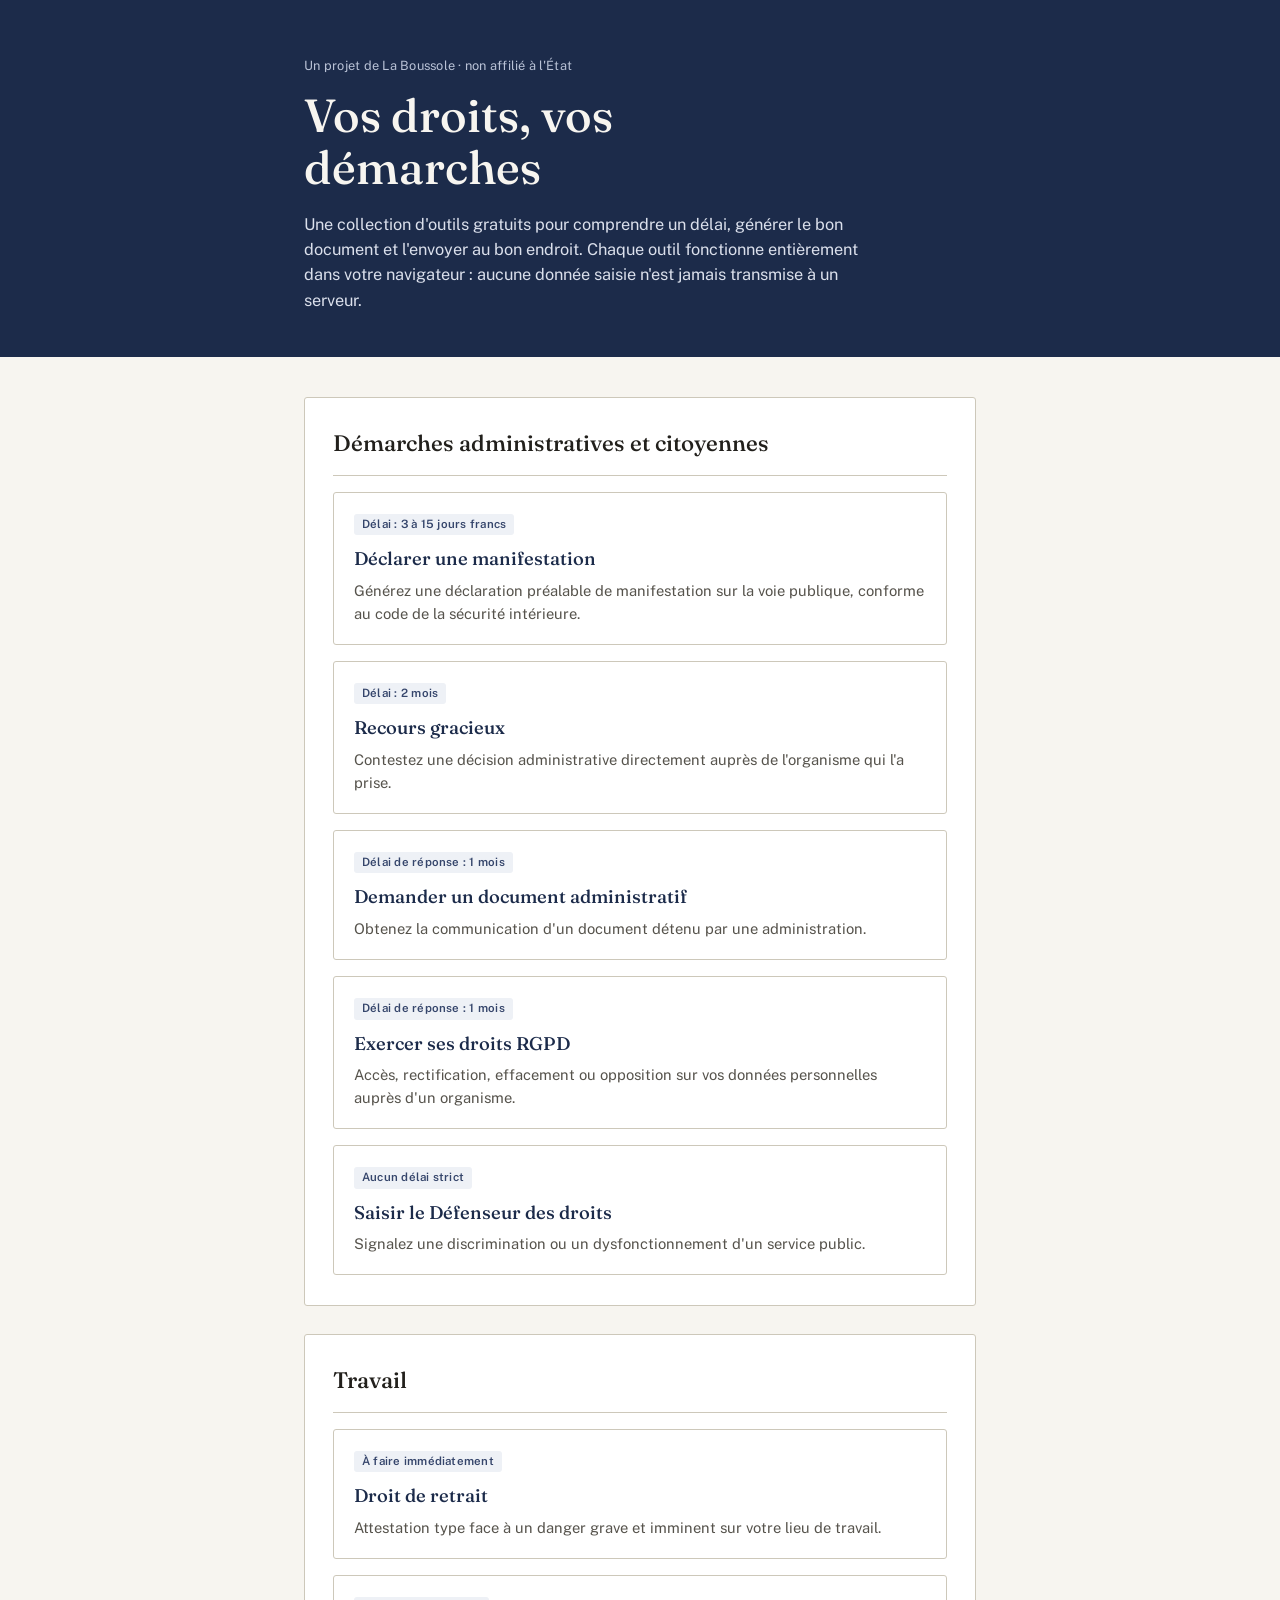
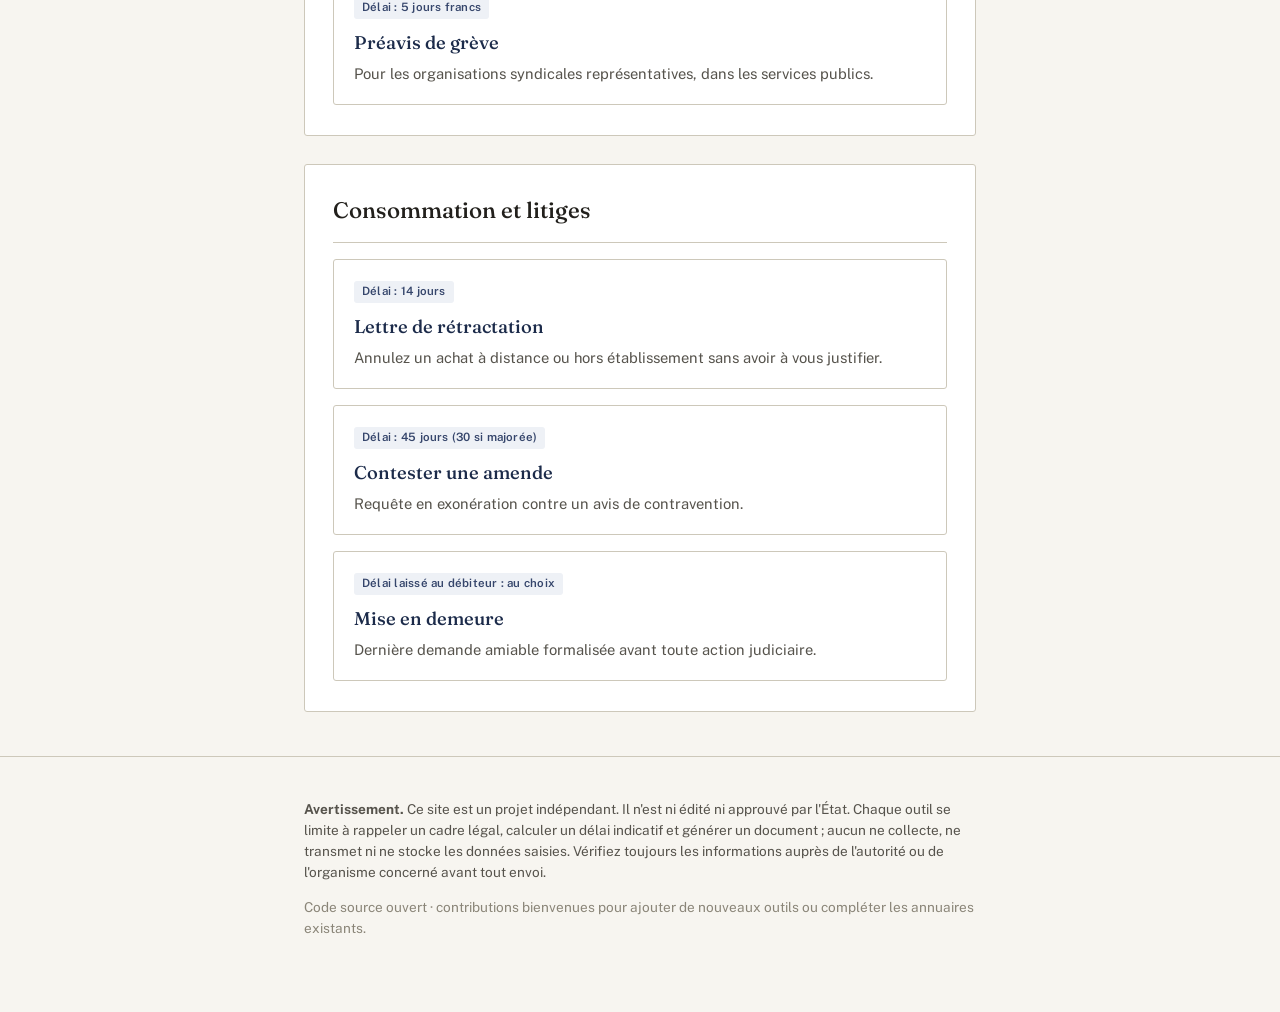
<file: index.html>
<!DOCTYPE html>
<html lang="fr">
<head>
<meta charset="UTF-8">
<meta name="viewport" content="width=device-width, initial-scale=1.0">
<title>Annuaire citoyen — vos droits, vos démarches</title>
<meta name="description" content="Une collection d'outils indépendants pour générer les documents officiels dont vous avez besoin pour exercer vos droits.">
<link rel="preconnect" href="https://fonts.googleapis.com">
<link rel="preconnect" href="https://fonts.gstatic.com" crossorigin>
<link href="https://fonts.googleapis.com/css2?family=Fraunces:opsz,wght@9..144,400;9..144,500;9..144,600&family=Public+Sans:wght@400;500;600;700&display=swap" rel="stylesheet">
<link rel="stylesheet" href="shared/style.css">
</head>
<body>

<header class="masthead">
  <div class="wrap">
    <p class="eyebrow">Un projet de La Boussole &middot; non affilié à l'État</p>
    <h1>Vos droits, vos démarches</h1>
    <p class="lede">Une collection d'outils gratuits pour comprendre un délai, générer le bon document et l'envoyer au bon endroit. Chaque outil fonctionne entièrement dans votre navigateur : aucune donnée saisie n'est jamais transmise à un serveur.</p>
  </div>
</header>

<main class="wrap">

  <section class="card">
    <h2>Démarches administratives et citoyennes</h2>
    <div class="tool-grid">

      <a class="tool-card" href="declaration-manifestation/index.html">
        <span class="tag">Délai : 3 à 15 jours francs</span>
        <h3>Déclarer une manifestation</h3>
        <p>Générez une déclaration préalable de manifestation sur la voie publique, conforme au code de la sécurité intérieure.</p>
      </a>

      <a class="tool-card" href="recours-gracieux/index.html">
        <span class="tag">Délai : 2 mois</span>
        <h3>Recours gracieux</h3>
        <p>Contestez une décision administrative directement auprès de l'organisme qui l'a prise.</p>
      </a>

      <a class="tool-card" href="demande-cada/index.html">
        <span class="tag">Délai de réponse : 1 mois</span>
        <h3>Demander un document administratif</h3>
        <p>Obtenez la communication d'un document détenu par une administration.</p>
      </a>

      <a class="tool-card" href="demande-rgpd/index.html">
        <span class="tag">Délai de réponse : 1 mois</span>
        <h3>Exercer ses droits RGPD</h3>
        <p>Accès, rectification, effacement ou opposition sur vos données personnelles auprès d'un organisme.</p>
      </a>

      <a class="tool-card" href="signalement-defenseur/index.html">
        <span class="tag">Aucun délai strict</span>
        <h3>Saisir le Défenseur des droits</h3>
        <p>Signalez une discrimination ou un dysfonctionnement d'un service public.</p>
      </a>

    </div>
  </section>

  <section class="card">
    <h2>Travail</h2>
    <div class="tool-grid">

      <a class="tool-card" href="droit-retrait/index.html">
        <span class="tag">À faire immédiatement</span>
        <h3>Droit de retrait</h3>
        <p>Attestation type face à un danger grave et imminent sur votre lieu de travail.</p>
      </a>

      <a class="tool-card" href="preavis-greve/index.html">
        <span class="tag">Délai : 5 jours francs</span>
        <h3>Préavis de grève</h3>
        <p>Pour les organisations syndicales représentatives, dans les services publics.</p>
      </a>

    </div>
  </section>

  <section class="card">
    <h2>Consommation et litiges</h2>
    <div class="tool-grid">

      <a class="tool-card" href="retractation/index.html">
        <span class="tag">Délai : 14 jours</span>
        <h3>Lettre de rétractation</h3>
        <p>Annulez un achat à distance ou hors établissement sans avoir à vous justifier.</p>
      </a>

      <a class="tool-card" href="contestation-amende/index.html">
        <span class="tag">Délai : 45 jours (30 si majorée)</span>
        <h3>Contester une amende</h3>
        <p>Requête en exonération contre un avis de contravention.</p>
      </a>

      <a class="tool-card" href="mise-en-demeure/index.html">
        <span class="tag">Délai laissé au débiteur : au choix</span>
        <h3>Mise en demeure</h3>
        <p>Dernière demande amiable formalisée avant toute action judiciaire.</p>
      </a>

    </div>
  </section>

</main>

<footer class="site-footer">
  <div class="wrap">
    <p><strong>Avertissement.</strong> Ce site est un projet indépendant. Il n'est ni édité ni approuvé par l'État. Chaque outil se limite à rappeler un cadre légal, calculer un délai indicatif et générer un document ; aucun ne collecte, ne transmet ni ne stocke les données saisies. Vérifiez toujours les informations auprès de l'autorité ou de l'organisme concerné avant tout envoi.</p>
    <p class="meta">Code source ouvert &middot; contributions bienvenues pour ajouter de nouveaux outils ou compléter les annuaires existants.</p>
  </div>
</footer>

</body>
</html>
</file>
<file: shared/style.css>
:root {
  --marine: #1c2b4a;
  --marine-dim: #35456b;
  --paper: #f7f5f0;
  --paper-raised: #ffffff;
  --ink: #22201c;
  --ink-soft: #56534c;
  --line: #cdc8ba;
  --signal: #a33d2e;
  --signal-bg: #f7ece9;
  --sage: #46664a;
  --sage-bg: #eaf0e9;

  --serif: "Fraunces", Georgia, "Times New Roman", serif;
  --sans: "Public Sans", -apple-system, BlinkMacSystemFont, "Segoe UI", sans-serif;
}

* { box-sizing: border-box; }

html { scroll-behavior: smooth; }

body {
  margin: 0;
  background: var(--paper);
  color: var(--ink);
  font-family: var(--sans);
  line-height: 1.55;
  -webkit-font-smoothing: antialiased;
}

.wrap {
  max-width: 720px;
  margin: 0 auto;
  padding: 0 24px;
}

a { color: var(--marine); }

/* Masthead */
.masthead {
  background: var(--marine);
  color: var(--paper);
  padding: 56px 0 44px;
}

.masthead .eyebrow {
  font-family: var(--sans);
  font-size: 0.8rem;
  letter-spacing: 0.02em;
  color: #b9c2d6;
  margin: 0 0 14px;
}

.masthead h1 {
  font-family: var(--serif);
  font-weight: 500;
  font-size: clamp(2rem, 5vw, 2.9rem);
  line-height: 1.12;
  margin: 0 0 18px;
  max-width: 14ch;
}

.masthead .lede {
  font-size: 1.02rem;
  color: #dbe0ec;
  max-width: 56ch;
  margin: 0;
}

main.wrap { padding: 40px 24px 16px; }

/* Cards */
.card {
  background: var(--paper-raised);
  border: 1px solid var(--line);
  border-radius: 3px;
  padding: 28px 28px 30px;
  margin-bottom: 28px;
}

.card h2 {
  font-family: var(--serif);
  font-weight: 500;
  font-size: 1.4rem;
  margin: 0 0 16px;
  padding-bottom: 14px;
  border-bottom: 1px solid var(--line);
}

.hint {
  color: var(--ink-soft);
  font-size: 0.92rem;
  margin-top: -6px;
  margin-bottom: 18px;
}

.hint.small { font-size: 0.85rem; margin-top: 12px; margin-bottom: 0; }

/* Law section */
.law-list {
  margin: 0 0 18px;
  padding-left: 1.3em;
}

.law-list li {
  margin-bottom: 10px;
  padding-left: 4px;
}

.warning {
  background: var(--signal-bg);
  border-left: 3px solid var(--signal);
  padding: 12px 16px;
  margin: 0;
  font-size: 0.92rem;
  color: #5a221a;
}

/* Form */
fieldset {
  border: none;
  padding: 0;
  margin: 0 0 28px;
}

fieldset legend {
  font-family: var(--serif);
  font-size: 1.05rem;
  font-weight: 500;
  padding: 0 0 12px;
  width: 100%;
  border-bottom: 1px solid var(--line);
  margin-bottom: 18px;
}

.field { margin-bottom: 16px; }

.row {
  display: grid;
  grid-template-columns: 1fr 1fr;
  gap: 16px;
}

@media (max-width: 520px) {
  .row { grid-template-columns: 1fr; }
}

label {
  display: block;
  font-size: 0.88rem;
  font-weight: 600;
  margin-bottom: 6px;
  color: var(--marine-dim);
}

input, textarea, select {
  width: 100%;
  font-family: var(--sans);
  font-size: 0.98rem;
  padding: 10px 12px;
  border: 1px solid var(--line);
  border-radius: 3px;
  background: var(--paper);
  color: var(--ink);
}

input:focus, textarea:focus, select:focus {
  outline: 2px solid var(--marine);
  outline-offset: 1px;
  background: var(--paper-raised);
}

textarea { resize: vertical; }

.actions {
  display: flex;
  gap: 12px;
  flex-wrap: wrap;
  margin-top: 8px;
}

.btn-primary, .btn-secondary {
  font-family: var(--sans);
  font-size: 0.95rem;
  font-weight: 600;
  padding: 11px 20px;
  border-radius: 3px;
  border: 1px solid transparent;
  cursor: pointer;
}

.btn-primary {
  background: var(--marine);
  color: #fff;
}
.btn-primary:hover { background: var(--marine-dim); }

.btn-secondary {
  background: transparent;
  border-color: var(--line);
  color: var(--ink-soft);
}
.btn-secondary:hover { border-color: var(--ink-soft); }

/* Delay result */
.delay-result {
  font-weight: 600;
  padding: 12px 16px;
  border-radius: 3px;
  margin: 0;
  min-height: 1.2em;
}
.delay-result.ok { background: var(--sage-bg); color: var(--sage); }
.delay-result.bad { background: var(--signal-bg); color: var(--signal); }
.delay-result.empty { background: transparent; padding: 0; }

/* Prefecture details */
.prefecture-details {
  margin-top: 16px;
  padding: 16px 18px;
  background: var(--paper);
  border: 1px solid var(--line);
  border-radius: 3px;
  font-size: 0.94rem;
}
.prefecture-details p { margin: 4px 0; }
.prefecture-details .source { color: var(--ink-soft); font-size: 0.85rem; }

/* Footer */
.site-footer {
  border-top: 1px solid var(--line);
  padding: 28px 0 60px;
  color: var(--ink-soft);
  font-size: 0.85rem;
}
.site-footer .meta { margin-top: 10px; color: #8a8578; }

@media (prefers-reduced-motion: reduce) {
  html { scroll-behavior: auto; }
}

/* Annuaire / landing page */
.tool-grid {
  display: grid;
  gap: 16px;
  margin-top: 8px;
}

.tool-card {
  display: block;
  background: var(--paper-raised);
  border: 1px solid var(--line);
  border-radius: 3px;
  padding: 18px 20px;
  text-decoration: none;
  color: var(--ink);
}

.tool-card:hover { border-color: var(--marine); }

.tool-card h3 {
  font-family: var(--serif);
  font-weight: 500;
  font-size: 1.15rem;
  margin: 0 0 6px;
  color: var(--marine);
}

.tool-card p {
  margin: 0;
  font-size: 0.92rem;
  color: var(--ink-soft);
}

.tool-card .tag {
  display: inline-block;
  font-size: 0.72rem;
  font-weight: 600;
  letter-spacing: 0.02em;
  color: var(--marine-dim);
  background: #eef1f6;
  border-radius: 3px;
  padding: 2px 8px;
  margin-bottom: 10px;
}

.back-link {
  display: inline-block;
  margin-bottom: 18px;
  font-size: 0.88rem;
  color: var(--ink-soft);
  text-decoration: none;
}
.back-link:hover { color: var(--marine); }
</file>
